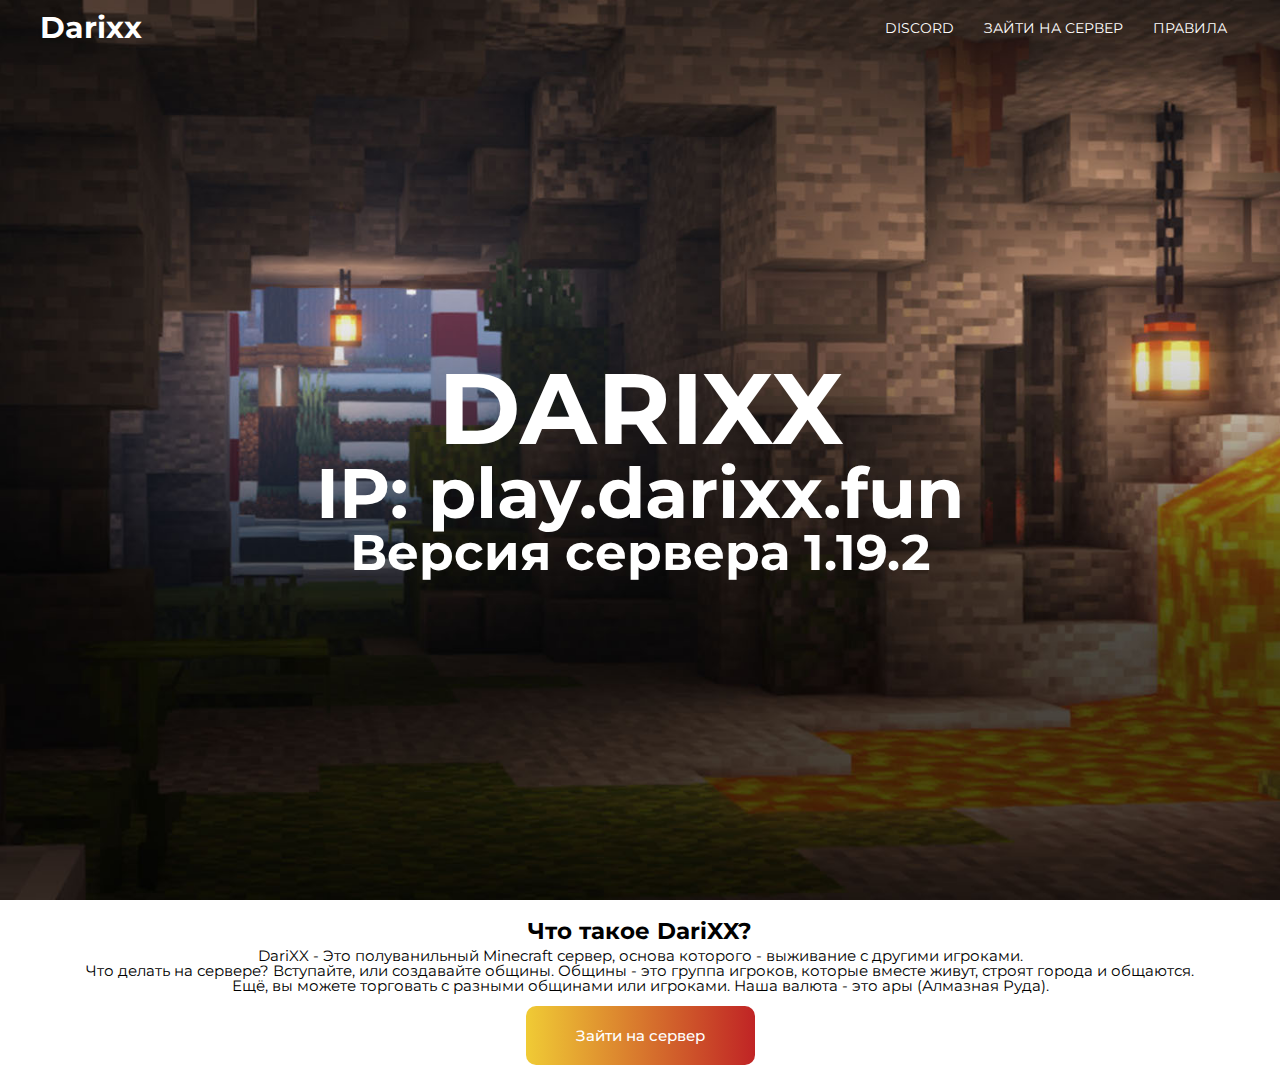
<file: index.html>
<!DOCTYPE html>
<html lang="en">
<head>
    <meta charset="UTF-8">
    <meta http-equiv="X-UA-Compatible" content="IE=edge">
    <meta name="viewport" content="width=device-width, initial-scale=1.0">
    <style>
        @import url('https://fonts.googleapis.com/css2?family=Caveat&family=Kaushan+Script&family=Montserrat:wght@500&family=Oswald:wght@500&display=swap');
        </style>
    <link rel="stylesheet" href="css/style.css">
    <title>DARIXX :: Приватный сервер Minecraft</title>
</head>
<body>

    <header class="header">
        <div class="container">
            <div class="header__inner">
                <div title="Darixx" class="logo">Darixx</div>
<!-- navigation -->
                <nav class="nav">
                    <a class="nav__link" href="https://discord.gg/JFCBs3pG8q">Discord</a>
                    <a class="nav__link" href="https://www.donationalerts.com/c/diedarix">Зайти на сервер</a>
                    <a class="nav__link" href="rules.html" id="myBtn">Правила</a>
                    <div id="myModal" class="modal">
                    </div>
                </nav>
            </div>

        </div>
    </header>
<!-- main text -->
    <div class="intro">
        <div class="container">
            <h1 class="intro__title" >Darixx</h1>
            <h2 class="intro__ip__server" >IP: play.darixx.fun</h2>
            <h3 class="intro__server__version" >Версия сервера 1.19.2</h3>
        </div>
</div>

<!-- description -->
<section class="new__section">
    <h2 class="section__description" >Что такое DariXX?</h2>
    <div class="description__detail">
        <div class="section__title"></div>
        <div class="section__text"></div>
    </div>

    <div class="description__detail">DariXX - Это полуванильный Minecraft сервер, основа которого - выживание с другими игроками.</div>
    <div class="description__detail">Что делать на сервере? Вступайте, или создавайте общины. Общины - это группа игроков, которые вместе живут, строят города и общаются.</div>
    <div class="description__detail">Ещё, вы можете торговать с разными общинами или игроками. Наша валюта - это ары (Алмазная Руда).</div>
<!-- button -->
</section>
    <section class="section__two" >
        <div class="button" >
            <a href="https://www.donationalerts.com/c/diedarix" id="open">Зайти на сервер</a>
        </div>
        
    </section>
</body> 
</html>
</file>
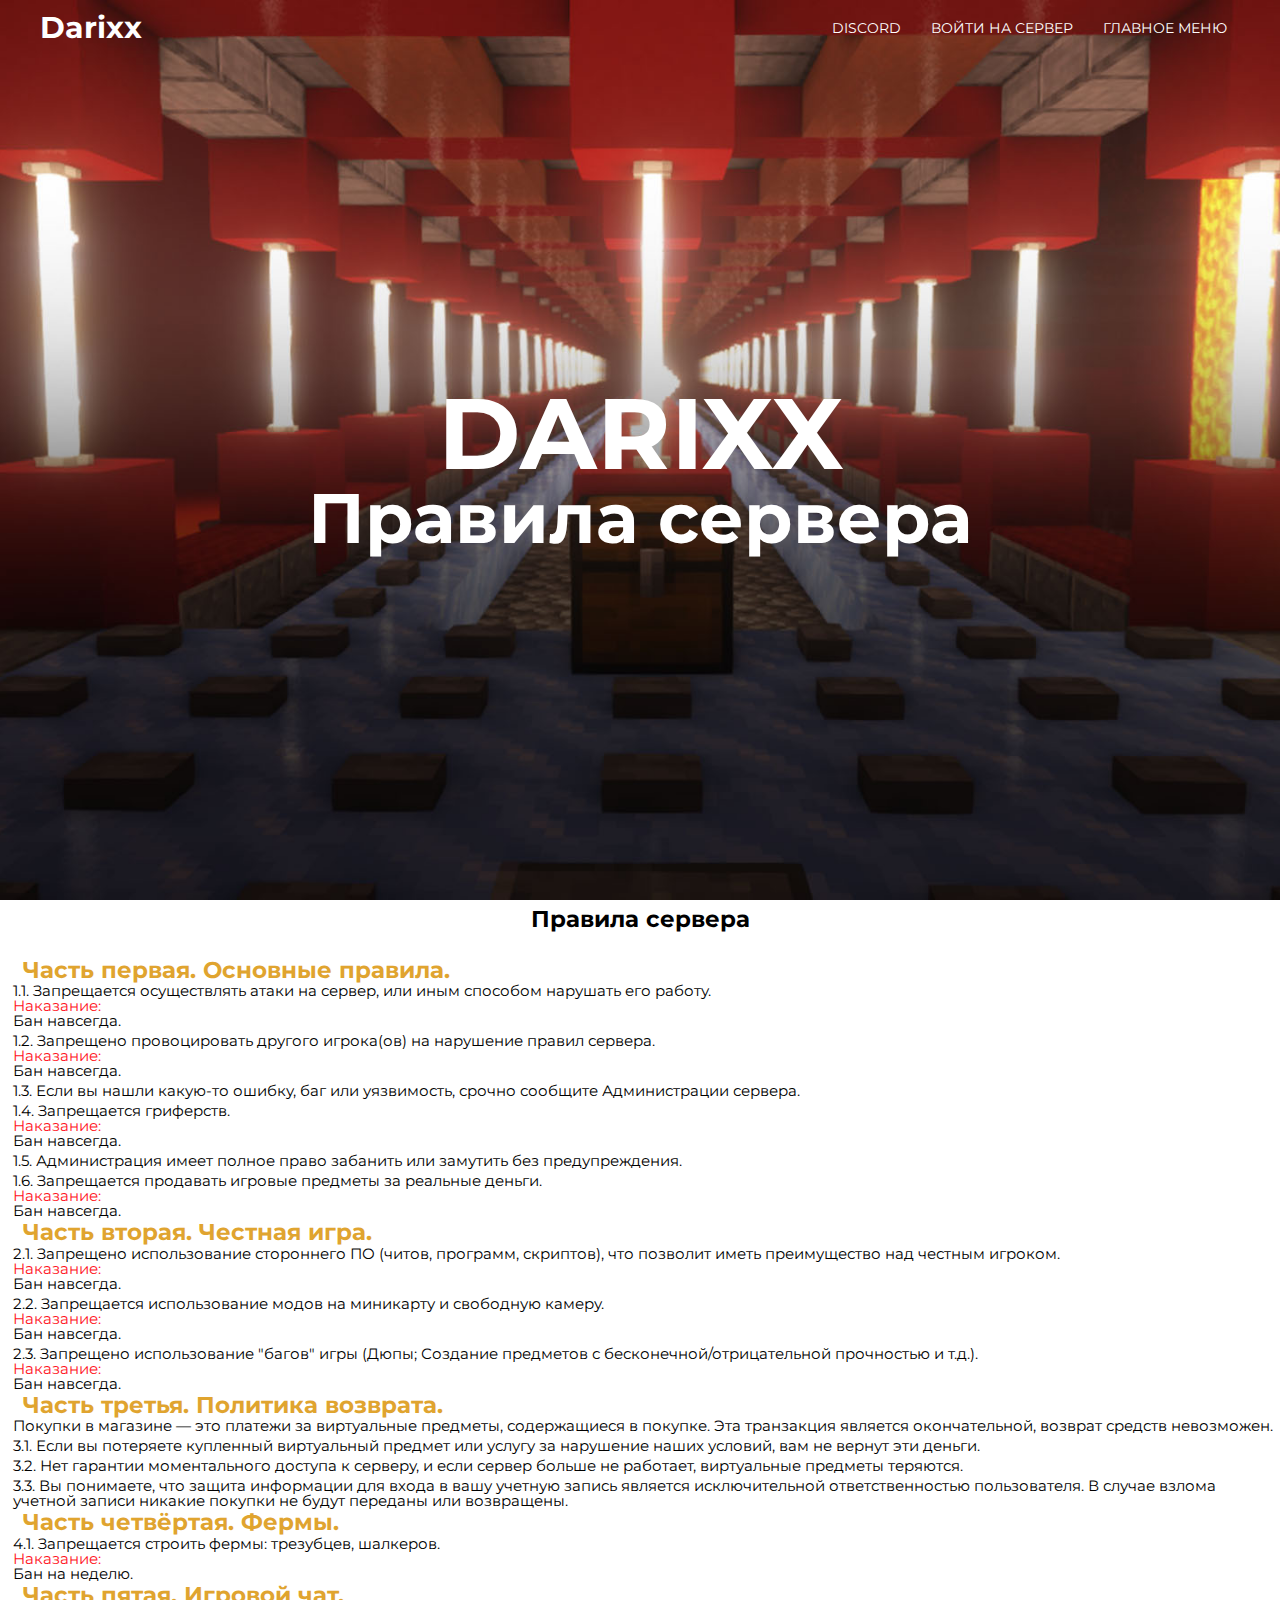
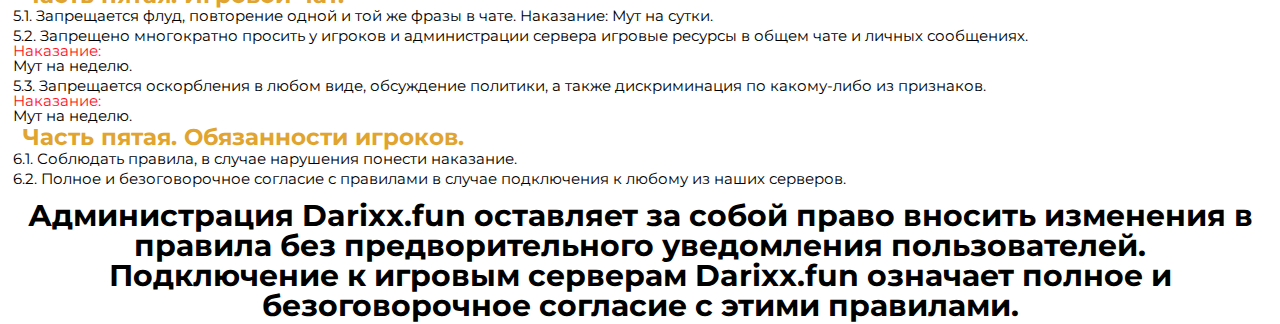
<file: rules.html>
<!DOCTYPE html>
<html lang="en">
<head>
    <meta charset="UTF-8">
    <meta http-equiv="X-UA-Compatible" content="IE=edge">
    <meta name="viewport" content="width=device-width, initial-scale=1.0">
    <style>
        @import url('https://fonts.googleapis.com/css2?family=Caveat&family=Kaushan+Script&family=Montserrat:wght@500&family=Oswald:wght@500&display=swap');
        </style>
    <link rel="stylesheet" href="css/rules.css">
    <title>DARIXX :: Правила сервера Minecraft</title>
</head>
<body>

    <header class="header">
        <div class="container">
            <div class="header__inner">
                <div title="Darixx" class="logo">Darixx</div>
<!-- navigation -->
                <nav class="nav">
                    <a class="nav__link" href="https://discord.gg/JFCBs3pG8q">Discord</a>
                    <a class="nav__link" href="https://www.donationalerts.com/c/diedarix">Войти на сервер</a>
                    <a class="nav__link" href="index.html" id="myBtn">Главное меню</a>
                    </div>
                </nav>
            </div>

        </div>
    </header>
<!-- main text -->
    <div class="intro">
        <div class="container">
            <h1 class="intro__title" >DARIXX</h1>
            <h2 class="intro__ip__server" >Правила сервера</h2>
        </div>
</div>
<!-- rules -->
<section class="rules__list">
        <h2 class="section__rules" >Правила сервера</h2>
    <h2 class="first__rules" >Часть первая. Основные правила.</h2>
    <div class="rules__detail">
        <div class="section__title"></div>
        <div class="section__text"></div>
    </div>

<div class="rules__detail" >1.1. Запрещается осуществлять атаки на сервер, или иным способом нарушать его работу. <div class="punishment" > Наказание:</div> Бан навсегда.</div>
<div class="rules__detail" >1.2. Запрещено провоцировать другого игрока(ов) на нарушение правил сервера.<div class="punishment" >Наказание:</div> Бан навсегда.</div>
<div class="rules__detail" >1.3. Если вы нашли какую-то ошибку, баг или уязвимость, срочно сообщите Администрации сервера.</div>
<div class="rules__detail" >1.4. Запрещается гриферств. <div class="punishment" >Наказание:</div> Бан навсегда.</div>
<div class="rules__detail" >1.5. Администрация имеет полное право забанить или замутить без предупреждения.</div>
<div class="rules__detail" >1.6. Запрещается продавать игровые предметы за реальные деньги. <div class="punishment" >Наказание:</div> Бан навсегда.</div>

    <h2 class="first__rules" >Часть вторая. Честная игра.</h2>

<div class="rules__detail" >2.1. Запрещено использование стороннего ПО (читов, программ, скриптов), что позволит
        иметь преимущество над честным игроком. <div class="punishment" >Наказание:</div> Бан навсегда.</div>
<div class="rules__detail" >2.2. Запрещается использование модов на миникарту и свободную камеру. <div class="punishment" >Наказание:</div> Бан навсегда.</div>
<div class="rules__detail" >2.3. Запрещено использование "багов" игры (Дюпы; Создание предметов с бесконечной/отрицательной прочностью и т.д.). <div class="punishment" >Наказание:</div> Бан навсегда.</div>

    <h2 class="first__rules" >Часть третья. Политика возврата.</h2>

<div class="rules__detail" >Покупки в магазине — это платежи за виртуальные предметы, содержащиеся в покупке.
        Эта транзакция является окончательной, возврат средств невозможен.</div>
<div class="rules__detail" >3.1. Если вы потеряете купленный виртуальный предмет или услугу за нарушение наших условий, вам не вернут эти деньги.</div>
<div class="rules__detail" >3.2. Нет гарантии моментального доступа к серверу, и если сервер больше не работает, виртуальные предметы теряются.</div>
<div class="rules__detail" >3.3. Вы понимаете, что защита информации для входа в вашу учетную запись является исключительной ответственностью пользователя.
        В случае взлома учетной записи никакие покупки не будут переданы или возвращены.</div>

        <h2 class="first__rules" >Часть четвёртая. Фермы.</h2>
<div class="rules__detail" >4.1. Запрещается строить фермы: трезубцев, шалкеров. <div class="punishment" >Наказание:</div> Бан на неделю.</div>

    <h2 class="first__rules" >Часть пятая. Игровой чат.</h2>
<div class="rules__detail" >5.1. Запрещается флуд, повторение одной и той же фразы в чате. Наказание: Мут на сутки.</div>
<div class="rules__detail" >5.2. Запрещено многократно просить у игроков и администрации сервера игровые ресурсы в общем чате и личных сообщениях. <div class="punishment" >Наказание:</div> Мут на неделю.</div>
<div class="rules__detail" >5.3. Запрещается оскорбления в любом виде, обсуждение политики, а также дискриминация по какому-либо из признаков. <div class="punishment" >Наказание:</div> Мут на неделю.</div>
    <h2 class="first__rules" >Часть пятая. Обязанности игроков.</h2>
<div class="rules__detail" >6.1. Соблюдать правила, в случае нарушения понести наказание.</div>
<div class="rules__detail" >6.2. Полное и безоговорочное согласие с правилами в случае подключения к любому из наших серверов.</div>


    <h1 class="down__rules" >Администрация Darixx.fun оставляет за собой право вносить изменения в правила без предворительного уведомления пользователей.</h1>
    <h1 class="down__rules" >Подключение к игровым серверам Darixx.fun означает полное и безоговорочное согласие с этими правилами.</h1>



    
</section>
</file>
<file: css/style.css>
body {
    margin: 0;
    font-family: 'Montserrat', sans-serif;
    font-size: 15px;
    line-height: 1;
    color: black;
}

h1,h2,h3,h4,h5,h6,p,ul {
    padding: 0;
    margin: 0;
}


*,
*::after
*::before {
    box-sizing: border-box;
}

.container {
    width: 100%;
    max-width: 1200px;
    margin: 0 auto;
}

.intro {
    display: flex;
    flex-direction: column;
    justify-content: center;
    width: 100%;
    height: 100vh;

    background: url(../images/intro.jpg) center no-repeat;
    background-size: cover;
}

/*Приватный сервер Minecraft*/
.intro__title {
    padding-top: 3%;
    font-size: 100px;
    font-weight: 700;
    text-transform: uppercase;
    text-align: center;
    color: white;


}

.intro__ip__server {
    text-align: center;
    font-size: 70px;
    color: white;
}

.intro__server__version {
    text-align: center;
    font-size: 50px;
    color: white;
}

/*Main menu*/
.header {
    width: 100%;
    padding-top: 13px;
    position: absolute;
    top: 0;
    left: 0;
    right: 0;
    z-index: 1000;
}

.header__inner {
    display: flex;
    justify-content: space-between;
    align-items: center;
}

.logo {
    font-size: 30px;
    font-weight: 700;
    color: white;
}


.nav {
    font-size: 14px;
    text-transform: uppercase;
}

.nav__link {
    display: inline-block;
    vertical-align: top;
    margin: 0 13px;
    position: relative;
    color: white;
    text-decoration: none;

    transition: color 0.2 linear;
}

.nav__link::after {
    transform: translateY(4px);
    content: "";
    display: block;
    width: 100%;
    height: 2px;
    display: none;
    background-color: white;
    position: absolute;
    top: 100%;
    left: 0;
    z-index: 1;
}

/*The line below the link text*/
.nav__link:hover {
    color: white;
}

.nav__link:hover::after {
    display: block;
}

/*description*/

.section {
    padding: 80px 0;
}

.section__header {
    transform: translateY(40px);
    display: flex;
}

.description {
    text-align: center;
}

/*Block 2 (description)*/
.section__description {
    transform: translateY(20px);
    text-align: center;
}

.description {
    transform: translateY(10px);
    text-align: center;
}

/*description (detail)*/
.description__detail {
    transform: translateY(25px);
    text-align: center;
}

/*section 2*/
/*buy button*/
.button {
    transform: translateY(20px);
    margin-top: 40px;
    text-align: center;
}

.button a {
    background: linear-gradient(to left, #C02425, #F0CB35);
    padding: 20px 50px;
    border-radius: 10px;
    text-decoration: none;
    color: white;
    font-weight: 500;
}
</file>
<file: css/rules.css>
/*Copied from style.css!!!*/

body {
    margin: 0;
    font-family: 'Montserrat', sans-serif;
    font-size: 15px;
    line-height: 1;
    color: black;
}

h1,h2,h3,h4,h5,h6,p,ul {
    padding: 0;
    margin: 0;
}


*,
*::after
*::before {
    box-sizing: border-box;
}

.container {
    width: 100%;
    max-width: 1200px;
    margin: 0 auto;
}

.intro {
    display: flex;
    flex-direction: column;
    justify-content: center;
    width: 100%;
    height: 100vh;

    background: url(../images/intro__rules.jpg) center no-repeat;
    background-size: cover;
}

/*Приватный сервер Minecraft*/
.intro__title {
    padding-top: 3%;
    font-size: 100px;
    font-weight: 700;
    text-transform: uppercase;
    text-align: center;
    color: white;


}

.intro__ip__server {
    text-align: center;
    font-size: 70px;
    color: white;
}

.intro__server__version {
    text-align: center;
    font-size: 50px;
    color: white;
}

/*Main menu*/
.header {
    width: 100%;
    padding-top: 13px;
    position: absolute;
    top: 0;
    left: 0;
    right: 0;
    z-index: 1000;
}

.header__inner {
    display: flex;
    justify-content: space-between;
    align-items: center;
}

.logo {
    font-size: 30px;
    font-weight: 700;
    color: white;
}


.nav {
    font-size: 14px;
    text-transform: uppercase;
}

.nav__link {
    display: inline-block;
    vertical-align: top;
    margin: 0 13px;
    position: relative;
    color: white;
    text-decoration: none;

    transition: color 0.2 linear;
}

.nav__link::after {
    transform: translateY(4px);
    content: "";
    display: block;
    width: 100%;
    height: 2px;
    display: none;
    background-color: white;
    position: absolute;
    top: 100%;
    left: 0;
    z-index: 1;
}

/*The line below the link text*/
.nav__link:hover {
    color: white;
}

.nav__link:hover::after {
    display: block;
}

.section__rules {
    margin-top: 8px;
    text-align: center;
}

.first__rules {
    margin-left: 23px;
    color: #e0a42f;
    text-align:left;
    transform: translateY(28px);

}

.rules__detail {
    margin-left: 13px;
    margin-top: 5px;
    transform: translateY(25px);
    
}

.down__rules {
    transform: translateY(40px);
    text-align: center;
}

.punishment{
    color: #ff1223;
}
</file>
